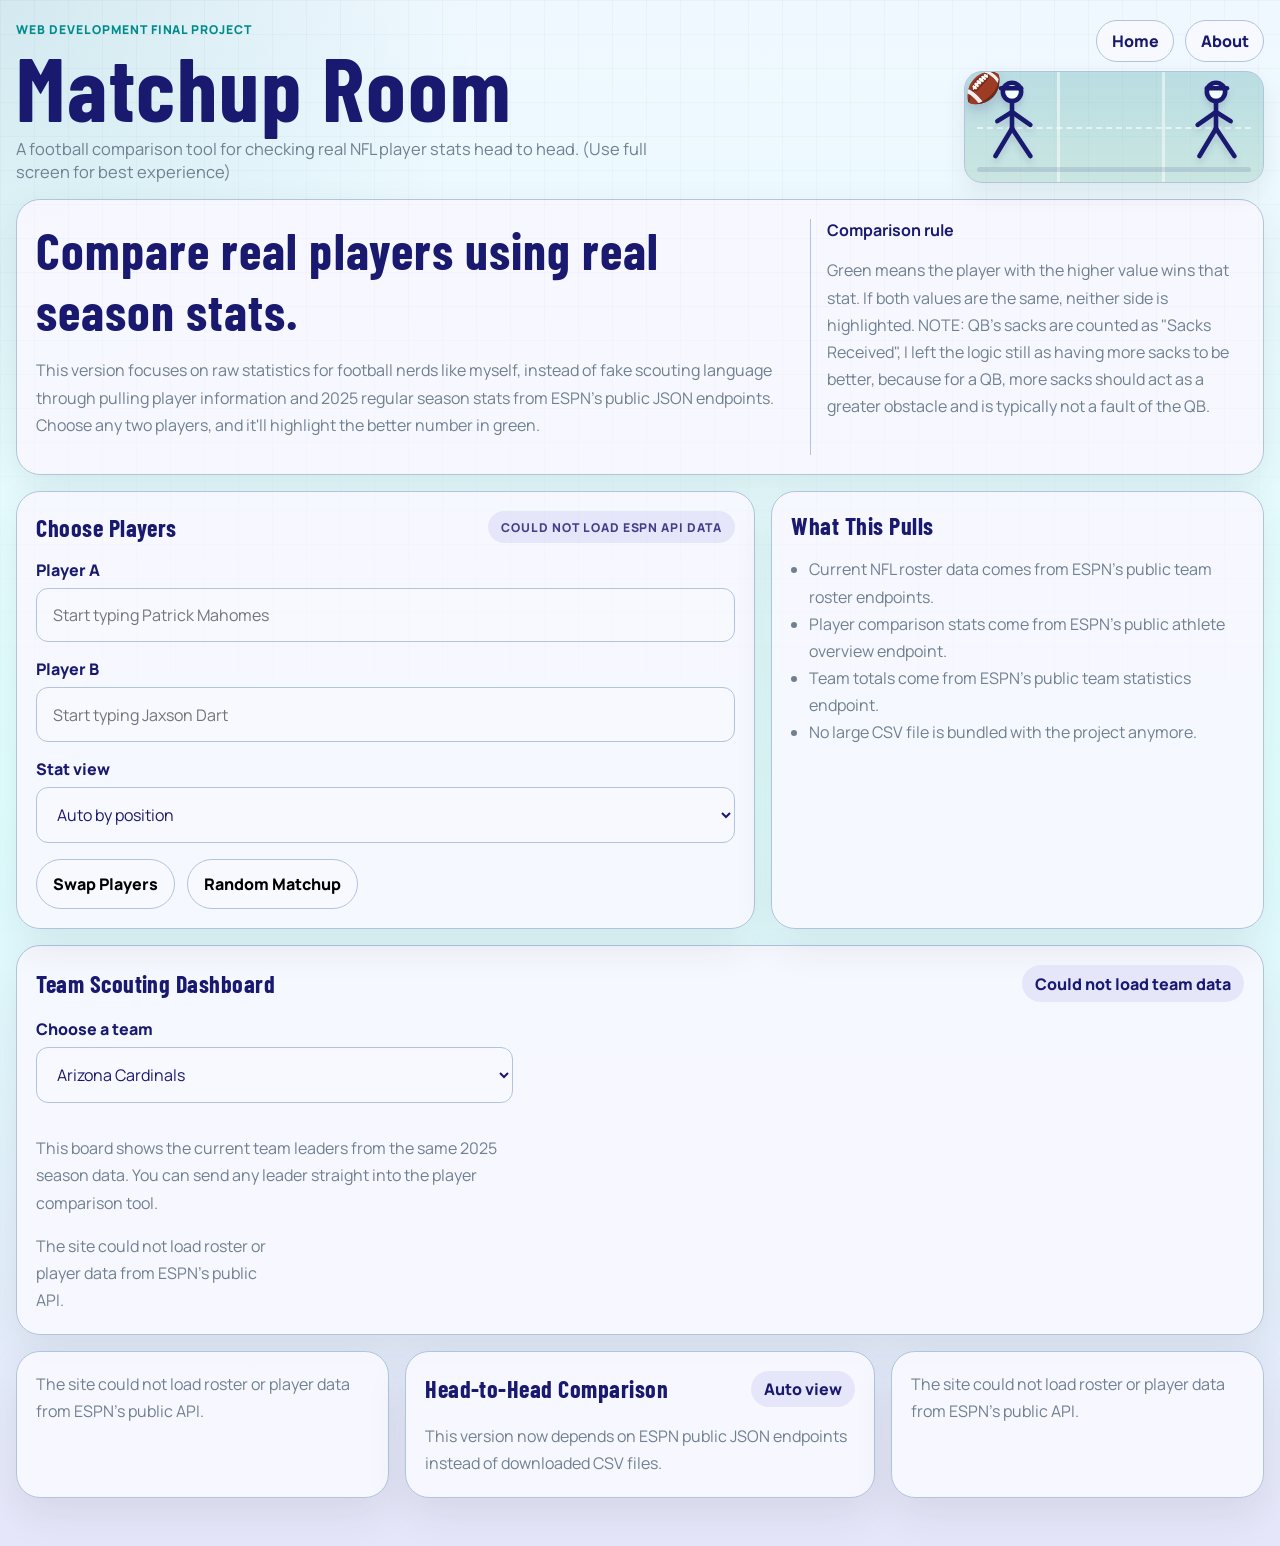
<file: index.html>
<!DOCTYPE html>
<html lang="en">
  <head>
    <meta charset="UTF-8" />
    <meta name="viewport" content="width=device-width, initial-scale=1.0" />
    <title>Matchup Room | NFL Player Comparison</title>
    <meta
      name="description"
      content="Matchup Room is an NFL player comparison site that pulls real player data and season stats so users can run head-to-head comparisons."
    />
    <link rel="preconnect" href="https://fonts.googleapis.com" />
    <link rel="preconnect" href="https://fonts.gstatic.com" crossorigin />
    <link
      href="https://fonts.googleapis.com/css2?family=Barlow+Condensed:wght@500;600;700&family=Manrope:wght@400;500;700;800&display=swap"
      rel="stylesheet"
    />
    <link rel="stylesheet" href="style.css" />
  </head>
  <body>
    <div class="site-shell">
      <header class="site-header">
        <div>
          <p class="eyebrow">Web Development Final Project</p>
          <h1>Matchup Room</h1>
          <p class="subhead">
            A football comparison tool for checking real NFL player stats head to head. (Use full screen for best experience)
          </p>
        </div>
        <div class="header-side">
          <nav class="site-nav" aria-label="Main navigation">
            <a href="index.html">Home</a>
            <a href="about.html">About</a>
          </nav>
          <div class="passing-scene" aria-hidden="true">
            <svg class="stick-person stick-person-left" viewBox="0 0 64 96">
              <circle cx="32" cy="14" r="10"></circle>
              <path d="M32 24v30"></path>
              <path d="M32 36l20 14"></path>
              <path d="M32 36l-16 10"></path>
              <path d="M32 54l-18 30"></path>
              <path d="M32 54l20 30"></path>
              <path d="M20 10h22"></path>
            </svg>
            <span class="header-football">🏈</span>
            <svg class="stick-person stick-person-right" viewBox="0 0 64 96">
              <circle cx="32" cy="14" r="10"></circle>
              <path d="M32 24v30"></path>
              <path d="M32 36l-20 14"></path>
              <path d="M32 36l16 10"></path>
              <path d="M32 54l-18 30"></path>
              <path d="M32 54l20 30"></path>
              <path d="M22 10h22"></path>
            </svg>
          </div>
        </div>
      </header>

      <main>
        <section class="hero card">
          <div class="hero-copy">
            <h2>Compare real players using real season stats.</h2>
            <p>
              This version focuses on raw statistics for football nerds like myself, instead of fake scouting language through
              pulling player information and 2025 regular season stats from ESPN's public
              JSON endpoints. Choose any two players, and it'll highlight the better number in
              green.
            </p>
          </div>
          <div class="hero-rules">
            <strong>Comparison rule</strong>
            <p>
              Green means the player with the higher value wins that stat. If both values
              are the same, neither side is highlighted. NOTE: QB's sacks are counted as "Sacks Received", I left the logic still as having more sacks to be better, because for a QB, more sacks should act as a greater obstacle and is typically not a fault of the QB.
            </p>
          </div>
        </section>

        <section class="controls-grid">
          <article class="card control-card">
            <div class="section-topline">
              <h2>Choose Players</h2>
              <span id="load-status" class="status">Loading data...</span>
            </div>

            <div class="control-group">
              <label for="player-a-search">Player A</label>
              <input
                id="player-a-search"
                type="search"
                list="player-options"
                placeholder="Start typing Patrick Mahomes"
                autocomplete="off"
              />
            </div>

            <div class="control-group">
              <label for="player-b-search">Player B</label>
              <input
                id="player-b-search"
                type="search"
                list="player-options"
                placeholder="Start typing Jaxson Dart"
                autocomplete="off"
              />
            </div>

            <datalist id="player-options"></datalist>

            <div class="control-group">
              <label for="stat-view">Stat view</label>
              <select id="stat-view" aria-label="Choose which stats to compare">
                <option value="auto">Auto by position</option>
                <option value="passing">Passing</option>
                <option value="rushing">Rushing</option>
                <option value="receiving">Receiving</option>
                <option value="defense">Defense</option>
                <option value="all">All-around</option>
              </select>
            </div>

            <div class="control-actions">
              <button id="swap-button" type="button">Swap Players</button>
              <button id="random-button" type="button">Random Matchup</button>
            </div>
          </article>

          <article class="card source-card">
            <div class="section-topline">
              <h2>What This Pulls</h2>
            </div>
            <ul class="source-list">
              <li>Current NFL roster data comes from ESPN's public team roster endpoints.</li>
              <li>Player comparison stats come from ESPN's public athlete overview endpoint.</li>
              <li>Team totals come from ESPN's public team statistics endpoint.</li>
              <li>No large CSV file is bundled with the project anymore.</li>
            </ul>
          </article>
        </section>

        <section class="card team-dashboard">
          <div class="section-topline">
            <h2>Team Scouting Dashboard</h2>
            <span id="team-status" class="chip">Waiting for team data</span>
          </div>

          <div class="team-dashboard-layout">
            <div class="team-controls">
              <div class="control-group">
                <label for="team-select">Choose a team</label>
                <select id="team-select" aria-label="Choose a team to scout"></select>
              </div>

              <p class="team-note">
                This board shows the current team leaders from the same 2025 season data.
                You can send any leader straight into the player comparison tool.
              </p>

              <div id="team-summary" class="team-summary"></div>
            </div>

            <div id="team-leaders" class="team-leaders" aria-live="polite"></div>
          </div>
        </section>

        <section class="comparison-grid">
          <article class="card player-panel" id="player-a-panel"></article>
          <article class="card board-panel">
            <div class="section-topline">
              <h2 id="board-title">Head-to-Head Comparison</h2>
              <span id="board-mode" class="chip">Auto view</span>
            </div>
            <div id="comparison-table" class="comparison-table" aria-live="polite"></div>
          </article>
          <article class="card player-panel" id="player-b-panel"></article>
        </section>
      </main>
    </div>

    <script src="script.js"></script>
  </body>
</html>
</file>
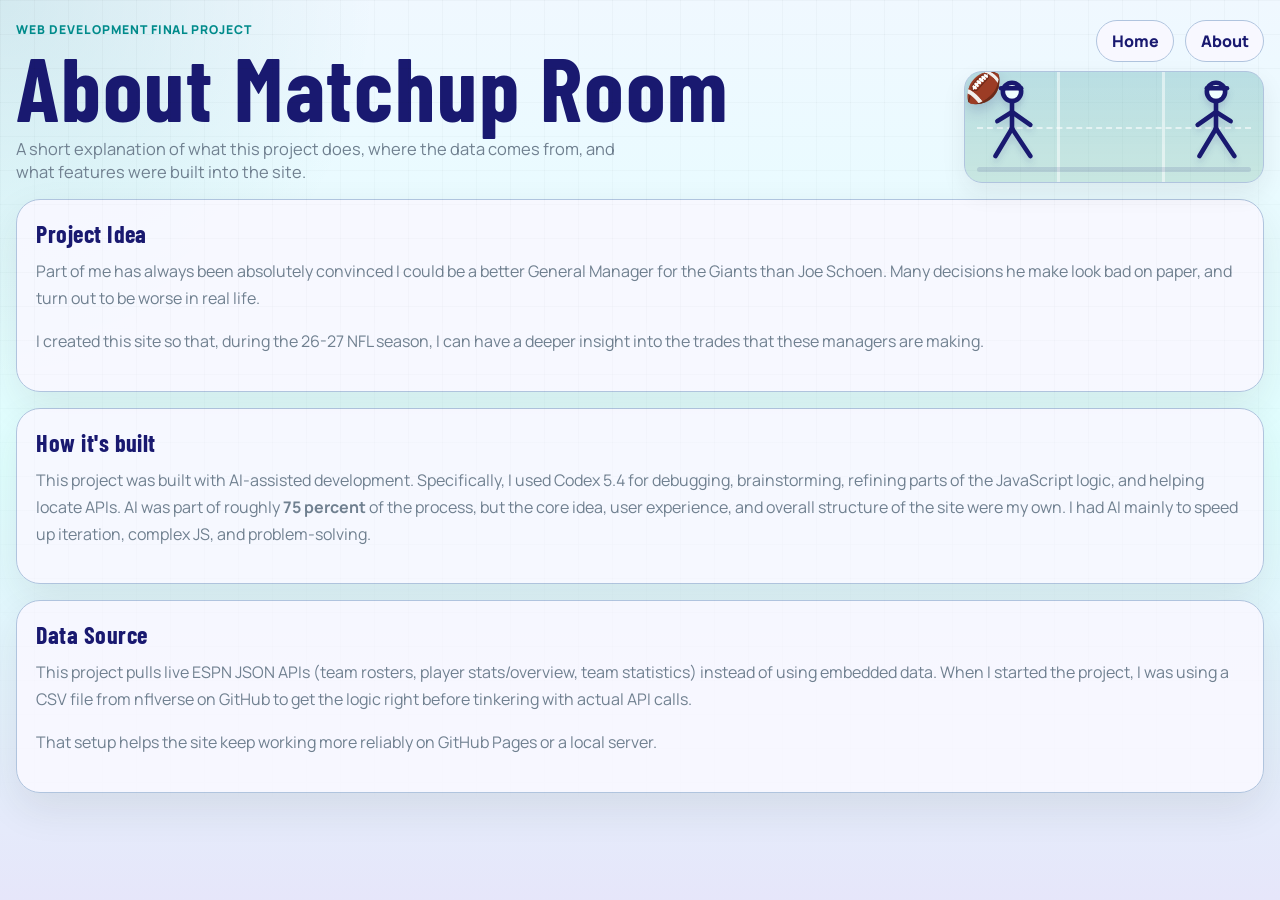
<file: about.html>
<!DOCTYPE html>
<html lang="en">
  <head>
    <meta charset="UTF-8" />
    <meta name="viewport" content="width=device-width, initial-scale=1.0" />
    <title>About | Matchup Room</title>
    <meta
      name="description"
      content="Learn about Matchup Room, the NFL player comparison project built for an intro to web development class."
    />
    <link rel="preconnect" href="https://fonts.googleapis.com" />
    <link rel="preconnect" href="https://fonts.gstatic.com" crossorigin />
    <link
      href="https://fonts.googleapis.com/css2?family=Barlow+Condensed:wght@500;600;700&family=Manrope:wght@400;500;700;800&display=swap"
      rel="stylesheet"
    />
    <link rel="stylesheet" href="style.css" />
  </head>
  <body>
    <div class="site-shell">
      <header class="site-header">
        <div>
          <p class="eyebrow">Web Development Final Project</p>
          <h1>About Matchup Room</h1>
          <p class="subhead">
            A short explanation of what this project does, where the data comes from, and
            what features were built into the site.
          </p>
        </div>
        <div class="header-side">
          <nav class="site-nav" aria-label="Main navigation">
            <a href="index.html">Home</a>
            <a href="about.html">About</a>
          </nav>
          <div class="passing-scene" aria-hidden="true">
            <svg class="stick-person stick-person-left" viewBox="0 0 64 96">
              <circle cx="32" cy="14" r="10"></circle>
              <path d="M32 24v30"></path>
              <path d="M32 36l20 14"></path>
              <path d="M32 36l-16 10"></path>
              <path d="M32 54l-18 30"></path>
              <path d="M32 54l20 30"></path>
              <path d="M20 10h22"></path>
            </svg>
            <span class="header-football">🏈</span>
            <svg class="stick-person stick-person-right" viewBox="0 0 64 96">
              <circle cx="32" cy="14" r="10"></circle>
              <path d="M32 24v30"></path>
              <path d="M32 36l-20 14"></path>
              <path d="M32 36l16 10"></path>
              <path d="M32 54l-18 30"></path>
              <path d="M32 54l20 30"></path>
              <path d="M22 10h22"></path>
            </svg>
          </div>
        </div>
      </header>

      <main class="about-layout">
        <section class="card about-card">
          <h2>Project Idea</h2>
          <p>
            Part of me has always been absolutely convinced I could be a better General Manager for the Giants than Joe Schoen. Many decisions he make look bad on paper, and turn out to be worse in real life.
          </p>
          <p>
            I created this site so that, during the 26-27 NFL season, I can have a deeper insight into the trades that these managers are making.
          </p>
        </section>

        <section class="card about-card">
          <h2>How it's built</h2>
          <p>
          This project was built with AI-assisted development. Specifically, I used Codex 5.4 for debugging, brainstorming, refining parts of the JavaScript logic, and helping locate APIs.
          AI was part of roughly <strong>75 percent</strong> of the process, but the core idea, user experience, and overall structure of the site were my own. I had AI mainly to speed up iteration, complex JS, and problem-solving.</p>
        </section>

        <section class="card about-card">
          <h2>Data Source</h2>
          <p>
            This project pulls live ESPN JSON APIs (team rosters, player stats/overview, team statistics) instead of using embedded data. When I started the project, I was using a CSV file from nflverse on GitHub to get the logic right before tinkering with actual API calls.
          </p>
          <p>
            That setup helps the site keep working more reliably on GitHub Pages or a local
            server.
          </p>
        </section>
      </main>
    </div>
  </body>
</html>
</file>
<file: style.css>
:root {
  --bg: aliceblue;
  --panel: ghostwhite;
  --panel-strong: azure;
  --border: lightsteelblue;
  --text: midnightblue;
  --muted: slategray;
  --accent: teal;
  --accent-strong: darkcyan;
  --accent-soft: mintcream;
  --loss-soft: lavender;
  --shadow: 0 16px 40px rgba(44, 41, 35, 0.09);
  --radius-lg: 24px;
  --radius-md: 18px;
  --radius-sm: 12px;
  --max-width: 1320px;
}

* {
  box-sizing: border-box;
}

body {
  margin: 0;
  min-height: 100vh;
  color: var(--text);
  font-family: "Manrope", sans-serif;
  background:
    radial-gradient(circle at top left, rgba(0, 128, 128, 0.12), transparent 24%),
    linear-gradient(180deg, aliceblue 0%, lightcyan 52%, lavender 100%);
}

body::before {
  content: "";
  position: fixed;
  inset: 0;
  pointer-events: none;
  background-image:
    linear-gradient(rgba(23, 33, 38, 0.04) 1px, transparent 1px),
    linear-gradient(90deg, rgba(23, 33, 38, 0.04) 1px, transparent 1px);
  background-size: 34px 34px;
  mask-image: linear-gradient(180deg, rgba(0, 0, 0, 0.72), transparent 95%);
}

.site-shell {
  width: min(var(--max-width), calc(100% - 2rem));
  margin: 0 auto;
  padding: 1.25rem 0 3rem;
}

.site-header {
  display: flex;
  justify-content: space-between;
  gap: 1rem;
  align-items: end;
  margin-bottom: 1rem;
}

.header-side {
  display: grid;
  justify-items: end;
  gap: 0.6rem;
  min-width: min(34vw, 300px);
  position: relative;
}

.header-football {
  position: absolute;
  left: 0;
  top: 0;
  z-index: 2;
  font-size: 1.85rem;
  line-height: 1;
  filter: drop-shadow(0 6px 7px rgba(25, 25, 112, 0.2));
  transform-origin: center;
  animation: football-pass 2.4s ease-in-out infinite;
}

.passing-scene {
  position: relative;
  width: min(100%, 300px);
  min-width: 230px;
  height: 112px;
  overflow: hidden;
  border: 1px solid var(--border);
  border-radius: var(--radius-md);
  background:
    linear-gradient(90deg, transparent 31%, rgba(255, 255, 255, 0.5) 31% 32%, transparent 32% 66%, rgba(255, 255, 255, 0.5) 66% 67%, transparent 67%),
    linear-gradient(180deg, rgba(0, 128, 128, 0.22), rgba(46, 139, 87, 0.18));
  box-shadow: 0 10px 24px rgba(44, 41, 35, 0.08);
}

.passing-scene::before,
.passing-scene::after {
  content: "";
  position: absolute;
  left: 0.75rem;
  right: 0.75rem;
  pointer-events: none;
}

.passing-scene::before {
  top: 50%;
  border-top: 2px dashed rgba(255, 255, 255, 0.56);
}

.passing-scene::after {
  bottom: 0.65rem;
  height: 5px;
  border-radius: 999px;
  background: rgba(25, 25, 112, 0.12);
}

.stick-person {
  position: absolute;
  bottom: 0.95rem;
  z-index: 1;
  width: 72px;
  height: 88px;
  fill: none;
  stroke: var(--text);
  stroke-width: 5;
  stroke-linecap: round;
  stroke-linejoin: round;
  filter: drop-shadow(0 5px 3px rgba(25, 25, 112, 0.14));
}

.stick-person circle {
  fill: azure;
}

.stick-person-left {
  left: 0.7rem;
}

.stick-person-right {
  right: 0.7rem;
}

@keyframes football-pass {
  0%,
  100% {
    transform: translate(72px, 55px) rotate(-18deg);
  }

  50% {
    transform: translate(195px, 28px) rotate(205deg);
  }
}

.site-nav {
  display: flex;
  gap: 0.7rem;
  flex-wrap: wrap;
}

.site-nav a {
  color: var(--text);
  text-decoration: none;
  font-weight: 800;
  padding: 0.55rem 0.9rem;
  border: 1px solid var(--border);
  border-radius: 999px;
  background: ghostwhite;
}

.site-nav a:hover,
.site-nav a:focus {
  background: azure;
}

.eyebrow,
.status,
.player-meta,
.data-note,
.stat-key {
  text-transform: uppercase;
  letter-spacing: 0.08em;
  font-size: 0.76rem;
}

.eyebrow {
  margin: 0 0 0.5rem;
  color: var(--accent-strong);
  font-weight: 800;
}

h1,
h2,
h3 {
  margin: 0;
  font-family: "Barlow Condensed", sans-serif;
  letter-spacing: 0.02em;
}

h1 {
  font-size: clamp(3rem, 7vw, 5.6rem);
  line-height: 0.9;
}

.subhead {
  margin: 0.65rem 0 0;
  color: var(--muted);
  max-width: 40rem;
  font-size: 1.03rem;
}

.header-note {
  display: flex;
  flex-wrap: wrap;
  gap: 0.6rem;
}

.chip,
.status {
  display: inline-flex;
  align-items: center;
  border-radius: 999px;
  padding: 0.45rem 0.8rem;
  background: lavender;
  color: var(--text);
  font-weight: 800;
}

.status.ready {
  background: var(--accent-soft);
  color: var(--accent-strong);
}

.status.error {
  background: var(--loss-soft);
  color: darkslateblue;
}

.card {
  background: rgba(248, 248, 255, 0.95);
  border: 1px solid var(--border);
  border-radius: var(--radius-lg);
  box-shadow: var(--shadow);
}

.hero,
.controls-grid,
.comparison-grid,
.team-dashboard-layout,
.team-leaders {
  display: grid;
  gap: 1rem;
}

.hero {
  grid-template-columns: 1.4fr 0.8fr;
  padding: 1.2rem;
  margin-bottom: 1rem;
}

.hero h2 {
  font-size: clamp(2rem, 4vw, 3.2rem);
  margin-bottom: 0.6rem;
}

.hero p,
.source-list,
.bio,
.empty-state {
  line-height: 1.7;
  color: var(--muted);
}

.hero-rules {
  border-left: 1px solid var(--border);
  padding-left: 1rem;
}

.controls-grid {
  grid-template-columns: 1.2fr 0.8fr;
  margin-bottom: 1rem;
}

.team-dashboard {
  padding: 1.2rem;
  margin-bottom: 1rem;
}

.about-layout {
  display: grid;
  gap: 1rem;
}

.about-card {
  padding: 1.2rem;
}

.about-card h2 {
  margin-bottom: 0.6rem;
}

.about-card p {
  margin-top: 0;
  line-height: 1.7;
  color: var(--muted);
}

.team-dashboard-layout {
  grid-template-columns: 0.8fr 1.2fr;
  align-items: start;
}

.team-controls {
  display: grid;
  gap: 1rem;
}

.team-note {
  margin: 0;
  color: var(--muted);
  line-height: 1.7;
}

.team-summary {
  display: grid;
  grid-template-columns: repeat(2, 1fr);
  gap: 0.75rem;
}

.team-leaders {
  grid-template-columns: repeat(2, 1fr);
}

.leader-card {
  padding: 1rem;
  border-radius: var(--radius-md);
  background: ghostwhite;
  border: 1px solid var(--border);
}

.leader-card h3 {
  font-size: 1.75rem;
  line-height: 0.95;
  margin-bottom: 0.35rem;
}

.leader-label {
  color: var(--accent-strong);
  font-weight: 800;
  margin-bottom: 0.35rem;
}

.leader-value {
  display: inline-flex;
  margin-top: 0.8rem;
  margin-bottom: 0.8rem;
  padding: 0.45rem 0.75rem;
  border-radius: 999px;
  background: var(--accent-soft);
  color: var(--accent-strong);
  font-weight: 800;
}

.leader-actions {
  display: flex;
  gap: 0.6rem;
  flex-wrap: wrap;
}

.control-card,
.source-card,
.player-panel,
.board-panel {
  padding: 1.2rem;
}

.section-topline {
  display: flex;
  justify-content: space-between;
  gap: 1rem;
  align-items: center;
  margin-bottom: 1rem;
}

.control-group {
  margin-bottom: 1rem;
}

label {
  display: block;
  margin-bottom: 0.45rem;
  font-weight: 800;
}

input,
select,
button {
  font: inherit;
}

input,
select {
  width: 100%;
  padding: 0.95rem 1rem;
  border: 1px solid var(--border);
  border-radius: var(--radius-sm);
  background: ghostwhite;
  color: var(--text);
}

input:focus,
select:focus,
button:focus {
  outline: 2px solid rgba(0, 128, 128, 0.28);
  outline-offset: 2px;
}

.control-actions {
  display: flex;
  gap: 0.75rem;
}

button {
  border: 1px solid var(--border);
  border-radius: 999px;
  padding: 0.8rem 1rem;
  background: ghostwhite;
  cursor: pointer;
  font-weight: 800;
  transition: transform 150ms ease, background 150ms ease;
}

button:hover {
  transform: translateY(-1px);
  background: azure;
}

.source-list {
  margin: 0;
  padding-left: 1.1rem;
}

.comparison-grid {
  grid-template-columns: 0.92fr 1.16fr 0.92fr;
}

.player-panel {
  display: grid;
  gap: 1rem;
  align-content: start;
}

.player-card-top {
  display: flex;
  justify-content: space-between;
  gap: 1rem;
  align-items: start;
}

.headshot {
  width: 84px;
  height: 84px;
  object-fit: cover;
  border-radius: 18px;
  background: lightsteelblue;
  border: 1px solid var(--border);
}

.player-panel h3 {
  font-size: 2rem;
  line-height: 0.95;
}

.player-meta {
  color: var(--accent-strong);
  font-weight: 800;
  margin-bottom: 0.45rem;
}

.bio {
  margin: 0;
}

.player-logo-bottom {
  display: flex;
  justify-content: center;
  padding-top: 0.5rem;
}

.team-logo {
  width: 140px;
  height: auto;
  opacity: 0.16;
}

.mini-grid {
  display: grid;
  grid-template-columns: repeat(2, 1fr);
  gap: 0.75rem;
}

.mini-stat {
  padding: 0.8rem;
  border-radius: var(--radius-sm);
  background: var(--panel-strong);
  border: 1px solid var(--border);
}

.mini-stat strong {
  display: block;
  margin-top: 0.25rem;
  font-size: 1.2rem;
}

.board-panel {
  overflow: hidden;
}

.comparison-table {
  display: grid;
  gap: 0.55rem;
}

.comparison-row,
.comparison-head {
  display: grid;
  grid-template-columns: 1fr 0.92fr 1fr;
  gap: 0.75rem;
  align-items: center;
}

.comparison-head {
  font-size: 0.82rem;
  color: var(--muted);
  font-weight: 800;
}

.comparison-row {
  padding: 0.7rem;
  border: 1px solid var(--border);
  border-radius: 14px;
  background: ghostwhite;
}

.value-box,
.label-box {
  padding: 0.8rem;
  border-radius: 12px;
  min-height: 68px;
  display: grid;
  align-content: center;
}

.label-box {
  text-align: center;
  background: aliceblue;
}

.value-box {
  background: azure;
  border: 1px solid lightsteelblue;
}

.value-box.win {
  background: seagreen;
  border-color: darkgreen;
  color: white;
}

.value-box.loss {
  background: lavender;
}

.value-box strong,
.label-box strong {
  display: block;
  font-size: 1.35rem;
}

.value-box span,
.label-box span {
  color: var(--muted);
  font-size: 0.9rem;
}

.value-box.win span {
  color: honeydew;
}

.empty-state {
  margin: 0;
}

@media (max-width: 1080px) {
  .hero,
  .controls-grid,
  .comparison-grid,
  .team-dashboard-layout {
    grid-template-columns: 1fr;
  }

  .hero-rules {
    border-left: 0;
    border-top: 1px solid var(--border);
    padding-left: 0;
    padding-top: 1rem;
  }
}

@media (max-width: 640px) {
  .site-shell {
    width: min(100% - 1rem, var(--max-width));
  }

  .header-side {
    min-width: 0;
    margin-top: 1rem;
  }

  .passing-scene {
    width: min(100%, 300px);
    min-width: 0;
    margin-top: 0.75rem;
  }

  .site-header,
  .header-side,
  .section-topline,
  .control-actions,
  .leader-actions,
  .comparison-head,
  .comparison-row,
  .player-card-top {
    display: block;
  }

  .comparison-head {
    margin-bottom: 0.5rem;
  }

  .comparison-head > div,
  .comparison-row > div {
    margin-bottom: 0.55rem;
  }

  .team-summary,
  .team-leaders {
    grid-template-columns: 1fr;
  }
}
</file>
